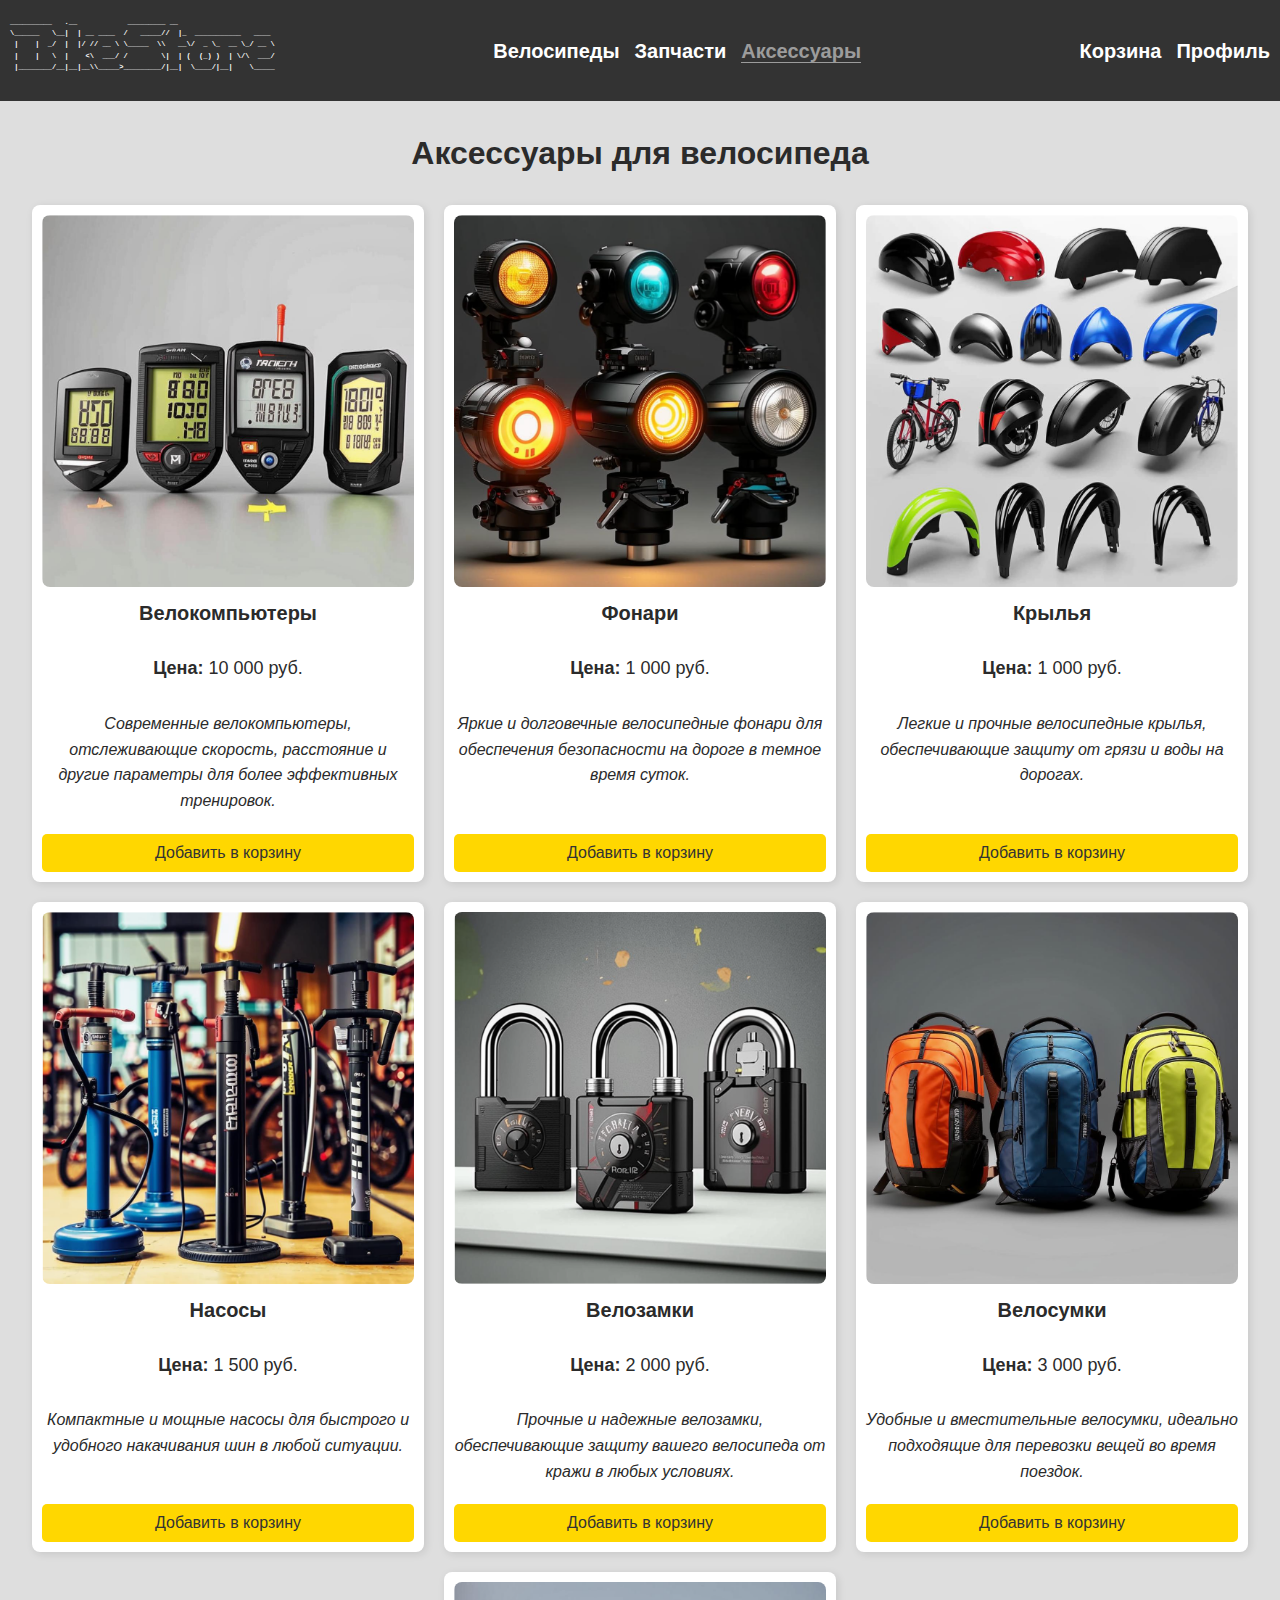
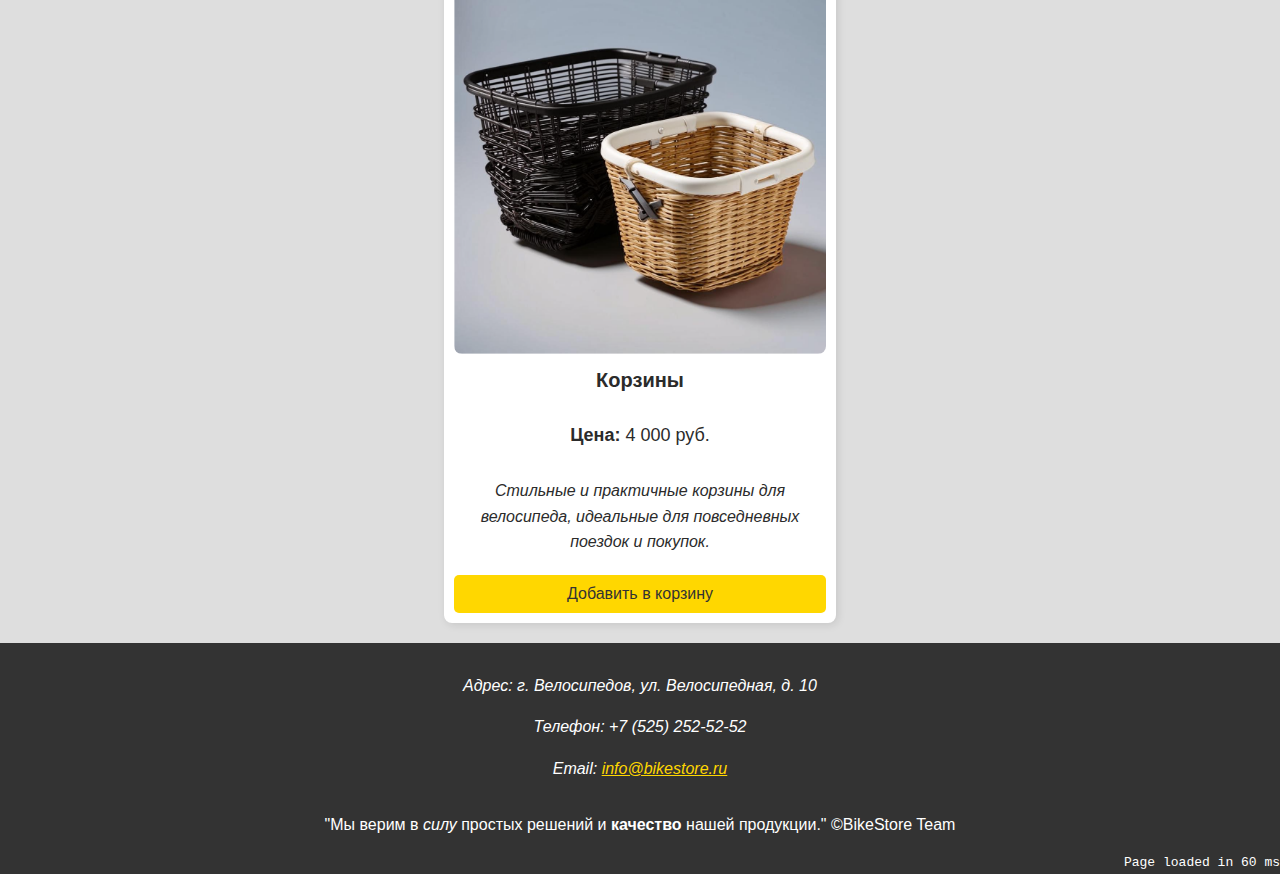
<file: accessories.html>
<!DOCTYPE html>
<html lang="ru">
<head>
    <meta charset="UTF-8">
    <meta name="keywords" content="BikeStore, велосипеды, запчасти, аксессуары, купить велосипед, магазин велосипедов">
    <meta name="description"
          content="BikeStore - лучший магазин для покупки велосипедов, запчастей и аксессуаров.">
    <title>BikeStore - Магазин Велосипедов</title>
    <link rel="icon" href="images/icon.png">

    <link rel="stylesheet" href="css/main.css">
    <link rel="stylesheet" href="css/product.css">

    <script src="js/main.js" defer></script>
    <script src="js/product.js" defer></script>
</head>
<body>
<header class="header">
    <nav class="header__nav">
            <pre class="header__logo">
__________   .__            _________ __
\______   \__|  | __ ____  /   _____//  |_  ___________   ____
 |    |  _/  |  |/ // __ \ \_____  \\   __\/  _ \_  __ \_/ __ \
 |    |   \  |    <\  ___/ /        \|  | (  (_) )  | \/\  ___/
 |________/__|__|__\\_____>_________/|__|  \____/|__|    \_____
    </pre>
        <ul class="nav__list">
            <li class="nav__item"><a href="index.html" class="nav__link">Велосипеды</a></li>
            <li class="nav__item"><a href="spares.html" class="nav__link">Запчасти</a></li>
            <li class="nav__item"><a href="accessories.html" class="nav__link">Аксессуары</a></li>
        </ul>
        <ul class="nav__list">
            <li class="nav__item"><a href="cart.html" class="nav__link">Корзина</a></li>
            <li class="nav__item"><a href="profile.html" class="nav__link">Профиль</a></li>
        </ul>
    </nav>
</header>

<main class="main">
    <section>
        <h2 class="products__title">Аксессуары для велосипеда</h2>

        <div class="products__grid">
            <article class="product">
                <img src="images/accessories/computer.png" alt="Велокомпьютеры" class="product__image">
                <h3 class="product__name">Велокомпьютеры</h3>
                <p class="product__price"><strong>Цена:</strong> 10 000 руб.</p>
                <p class="product__description"><em>Современные велокомпьютеры, отслеживающие скорость, расстояние и
                    другие параметры для более эффективных тренировок.</em></p>
                <button class="product__add-to-cart">Добавить в корзину</button>
            </article>

            <article class="product">
                <img src="images/accessories/lantern.png" alt="Фонари" class="product__image">
                <h3 class="product__name">Фонари</h3>
                <p class="product__price"><strong>Цена:</strong> 1 000 руб.</p>
                <p class="product__description"><em>Яркие и долговечные велосипедные фонари для обеспечения безопасности
                    на дороге в темное время суток.</em></p>
                <button class="product__add-to-cart">Добавить в корзину</button>
            </article>

            <article class="product">
                <img src="images/accessories/wings.png" alt="Крылья" class="product__image">
                <h3 class="product__name">Крылья</h3>
                <p class="product__price"><strong>Цена:</strong> 1 000 руб.</p>
                <p class="product__description"><em>Легкие и прочные велосипедные крылья, обеспечивающие защиту от грязи
                    и воды на дорогах.</em></p>
                <button class="product__add-to-cart">Добавить в корзину</button>
            </article>

            <article class="product">
                <img src="images/accessories/pump.png" alt="Насосы" class="product__image">
                <h3 class="product__name">Насосы</h3>
                <p class="product__price"><strong>Цена:</strong> 1 500 руб.</p>
                <p class="product__description"><em>Компактные и мощные насосы для быстрого и удобного накачивания шин в
                    любой ситуации.</em></p>
                <button class="product__add-to-cart">Добавить в корзину</button>
            </article>

            <article class="product">
                <img src="images/accessories/lock.png" alt="Велозамки" class="product__image">
                <h3 class="product__name">Велозамки</h3>
                <p class="product__price"><strong>Цена:</strong> 2 000 руб.</p>
                <p class="product__description"><em>Прочные и надежные велозамки, обеспечивающие защиту вашего
                    велосипеда от кражи в любых условиях.</em></p>
                <button class="product__add-to-cart">Добавить в корзину</button>
            </article>

            <article class="product">
                <img src="images/accessories/bag.png" alt="Велосумки" class="product__image">
                <h3 class="product__name">Велосумки</h3>
                <p class="product__price"><strong>Цена:</strong> 3 000 руб.</p>
                <p class="product__description"><em>Удобные и вместительные велосумки, идеально подходящие для перевозки
                    вещей во время поездок.</em></p>
                <button class="product__add-to-cart">Добавить в корзину</button>
            </article>

            <article class="product">
                <img src="images/accessories/basket.png" alt="Корзины" class="product__image">
                <h3 class="product__name">Корзины</h3>
                <p class="product__price"><strong>Цена:</strong> 4 000 руб.</p>
                <p class="product__description"><em>Стильные и практичные корзины для велосипеда, идеальные для
                    повседневных поездок и покупок.</em></p>
                <button class="product__add-to-cart">Добавить в корзину</button>
            </article>
        </div>
    </section>
</main>

<footer class="footer">
    <address class="footer__address">
        <p>Адрес: г. Велосипедов, ул. Велосипедная, д. 10</p>
        <p>Телефон: +7 (525) 252-52-52</p>
        <p>Email: <a href="mailto:info@bikestore.ru" class="footer__email">info@bikestore.ru</a></p>
    </address>

    <section class="footer__quote">
        <p>"Мы верим в <i>силу</i> простых решений и <strong>качество</strong> нашей продукции." ©BikeStore Team</p>
    </section>

    <div class="footer__load-time">
        <code class="load-time"></code>
    </div>
</footer>
</body>
</html>
</file>
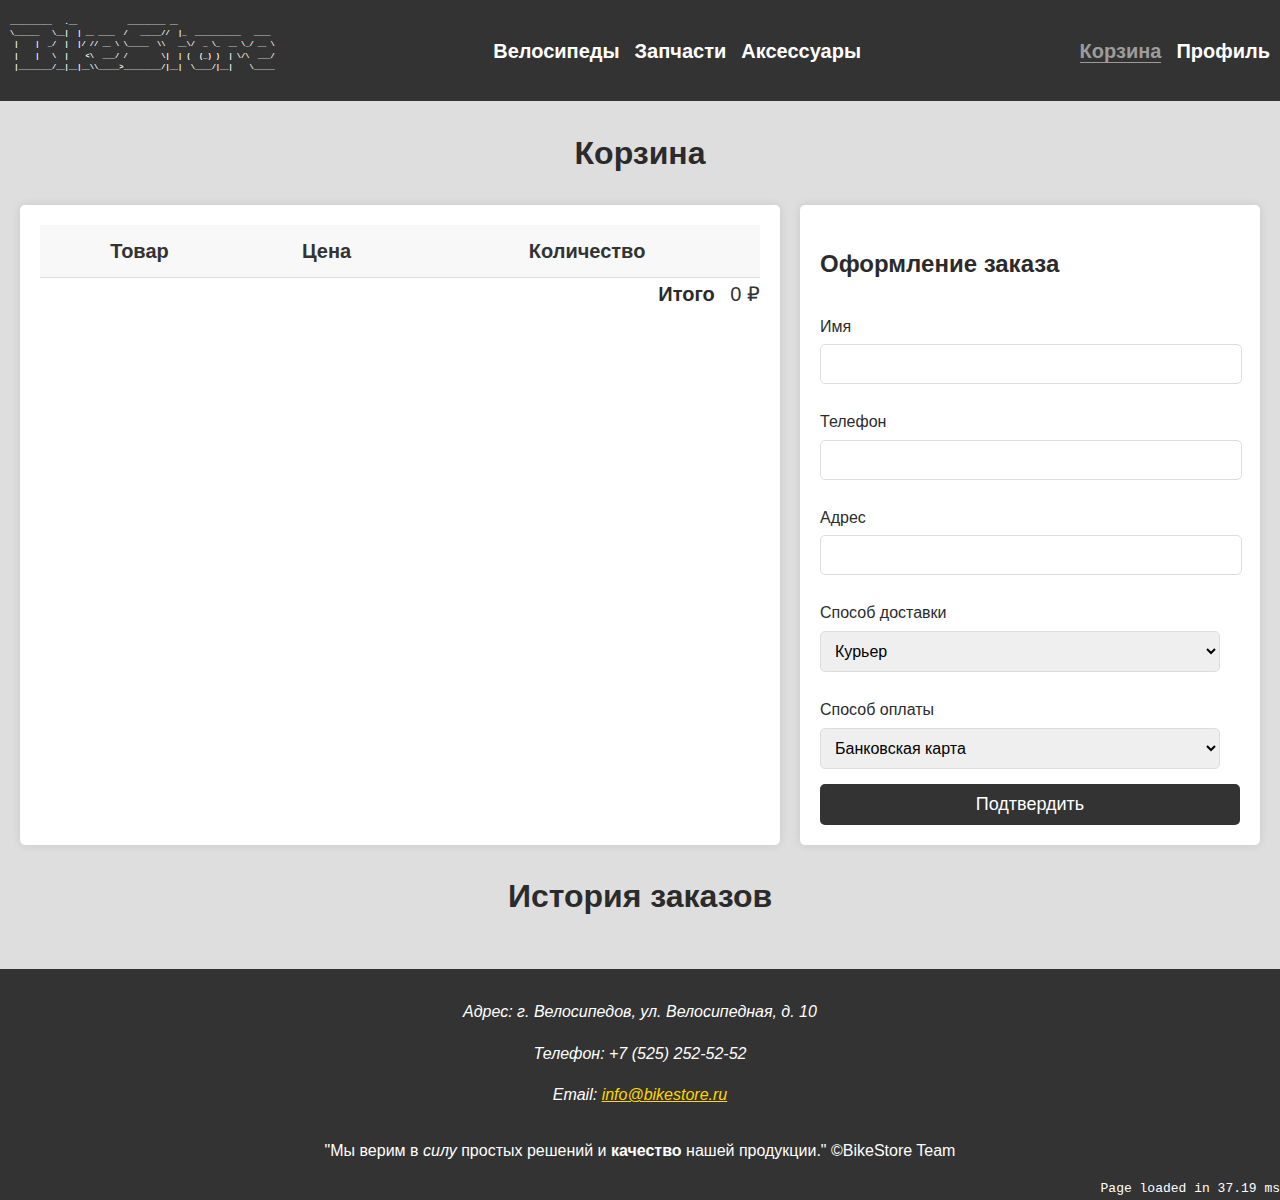
<file: cart.html>
<!DOCTYPE html>
<html lang="ru">
<head>
    <meta charset="UTF-8">
    <meta name="keywords" content="BikeStore, корзина, покупка, оплата">
    <meta name="description" content="BikeStore - оформление покупки">
    <title>BikeStore - Корзина</title>
    <link rel="icon" href="images/icon.png">

    <link rel="stylesheet" href="css/main.css">
    <link rel="stylesheet" href="css/cart.css">

    <script src="js/main.js" defer></script>
    <script src="js/cart.js" defer></script>
</head>

<body>
<header class="header">
    <nav class="header__nav">
            <pre class="header__logo">
__________   .__            _________ __
\______   \__|  | __ ____  /   _____//  |_  ___________   ____
 |    |  _/  |  |/ // __ \ \_____  \\   __\/  _ \_  __ \_/ __ \
 |    |   \  |    <\  ___/ /        \|  | (  (_) )  | \/\  ___/
 |________/__|__|__\\_____>_________/|__|  \____/|__|    \_____
    </pre>
        <ul class="nav__list">
            <li class="nav__item"><a href="index.html" class="nav__link">Велосипеды</a></li>
            <li class="nav__item"><a href="spares.html" class="nav__link">Запчасти</a></li>
            <li class="nav__item"><a href="accessories.html" class="nav__link">Аксессуары</a></li>
        </ul>
        <ul class="nav__list">
            <li class="nav__item"><a href="cart.html" class="nav__link">Корзина</a></li>
            <li class="nav__item"><a href="profile.html" class="nav__link">Профиль</a></li>
        </ul>
    </nav>
</header>

<main class="main">
    <section>
        <h2 class="cart__title">Корзина</h2>
        <div class="cart__section">
            <div class="cart__container">
                <table class="cart__table cart__items ">
                    <thead>
                    <tr>
                        <th>Товар</th>
                        <th>Цена</th>
                        <th>Количество</th>
                    </tr>
                    </thead>
                    <tbody>

                    </tbody>
                </table>
                <div class="cart__total-container">
                    <span class="cart__total-label">Итого</span>
                </div>
            </div>

            <form id="checkout-form" class="cart__form">
                <h2 class="form__title">Оформление заказа</h2>

                <label for="customer-name">Имя</label>
                <input type="text" id="customer-name" name="name" required>

                <label for="phone-number">Телефон</label>
                <input type="tel" id="phone-number" name="phone" required>

                <label for="delivery-address">Адрес</label>
                <input type="text" id="delivery-address" name="address" required>

                <label for="delivery-method">Способ доставки</label>
                <select id="delivery-method" name="delivery" required>
                    <option value="Курьер">Курьер</option>
                    <option value="Почта">Почта</option>
                </select>

                <label for="payment-method">Способ оплаты</label>
                <select id="payment-method">
                    <option value="Банковская карта">Банковская карта</option>
                    <option value="Яндекс.Деньги">Яндекс.Деньги</option>
                </select>

                <button type="submit" class="form__submit">Подтвердить</button>
            </form>
        </div>
    </section>
    <section>
        <h2 class="cart__title">История заказов</h2>

        <div class="profile__orders">

        </div>
    </section>
</main>

<footer class="footer">
    <address class="footer__address">
        <p>Адрес: г. Велосипедов, ул. Велосипедная, д. 10</p>
        <p>Телефон: +7 (525) 252-52-52</p>
        <p>Email: <a href="mailto:info@bikestore.ru" class="footer__email">info@bikestore.ru</a></p>
    </address>

    <section class="footer__quote">
        <p>"Мы верим в <i>силу</i> простых решений и <strong>качество</strong> нашей продукции." ©BikeStore Team</p>
    </section>

    <div class="footer__load-time">
        <code class="load-time"></code>
    </div>
</footer>
</body>
</html>
</file>
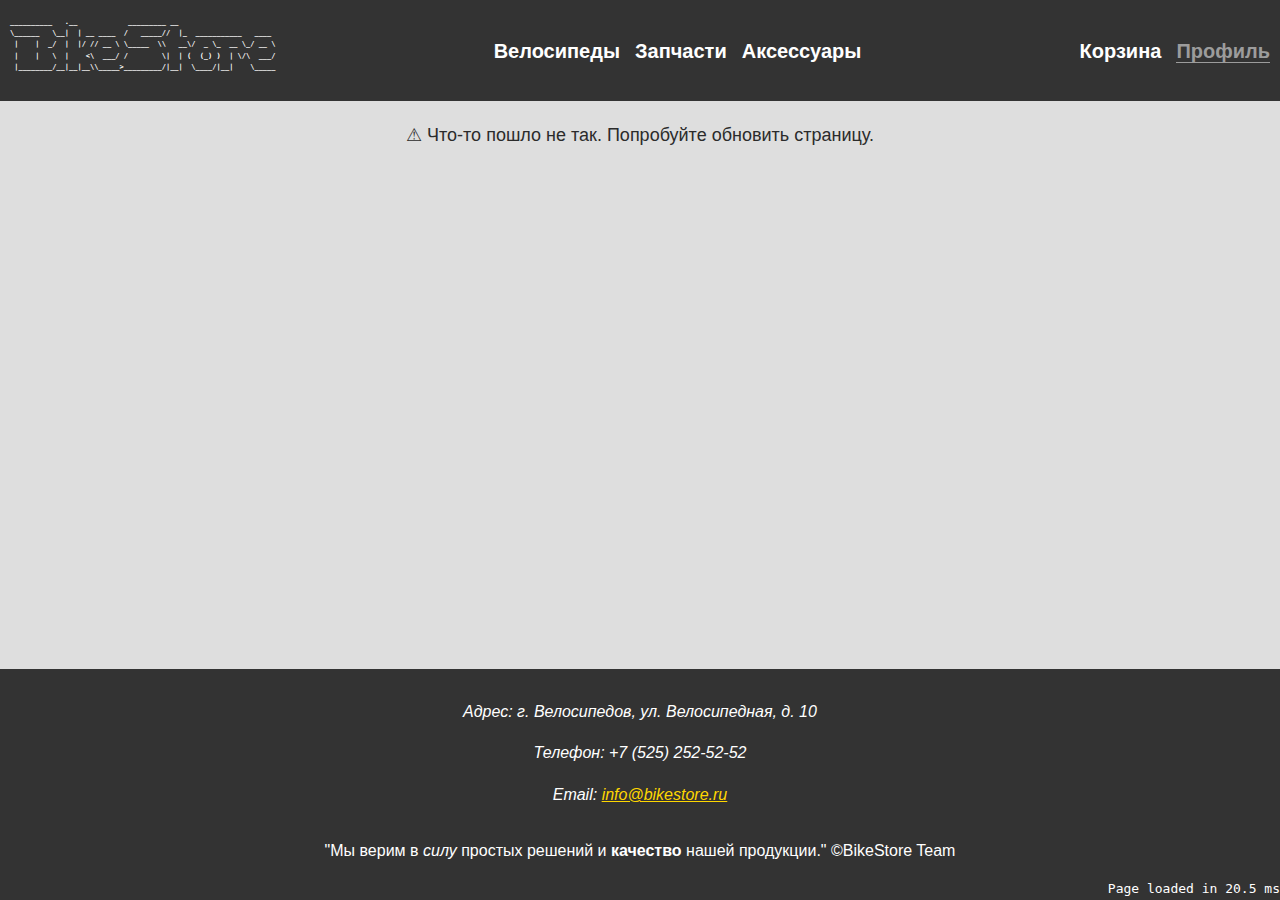
<file: profile.html>
<!DOCTYPE html>
<html lang="ru">
<head>
    <meta charset="UTF-8">
    <meta name="keywords" content="BikeStore, профиль, история заказов">
    <meta name="description" content="BikeStore - профиль">

    <title>BikeStore - Профиль</title>
    <link rel="icon" href="images/icon.png">

    <link rel="stylesheet" href="css/main.css">
    <link rel="stylesheet" href="css/profile.css">

    <script src="js/main.js" defer></script>
    <script src="js/profile.js" defer></script>
</head>
<body>
<header class="header">
    <nav class="header__nav">
            <pre class="header__logo">
__________   .__            _________ __
\______   \__|  | __ ____  /   _____//  |_  ___________   ____
 |    |  _/  |  |/ // __ \ \_____  \\   __\/  _ \_  __ \_/ __ \
 |    |   \  |    <\  ___/ /        \|  | (  (_) )  | \/\  ___/
 |________/__|__|__\\_____>_________/|__|  \____/|__|    \_____
    </pre>
        <ul class="nav__list">
            <li class="nav__item"><a href="index.html" class="nav__link">Велосипеды</a></li>
            <li class="nav__item"><a href="spares.html" class="nav__link">Запчасти</a></li>
            <li class="nav__item"><a href="accessories.html" class="nav__link">Аксессуары</a></li>
        </ul>
        <ul class="nav__list">
            <li class="nav__item"><a href="cart.html" class="nav__link">Корзина</a></li>
            <li class="nav__item"><a href="profile.html" class="nav__link">Профиль</a></li>
        </ul>
    </nav>
</header>

<main class="main">
    <div class="profile__container">
        <div id="preloader" class="preloader">
            <div class="spinner"></div>
            <p>Loading...</p>
        </div>
        <div id="user-profile"></div>
    </div>

</main>

<footer class="footer">
    <address class="footer__address">
        <p>Адрес: г. Велосипедов, ул. Велосипедная, д. 10</p>
        <p>Телефон: +7 (525) 252-52-52</p>
        <p>Email: <a href="mailto:info@bikestore.ru" class="footer__email">info@bikestore.ru</a></p>
    </address>

    <section class="footer__quote">
        <p>"Мы верим в <i>силу</i> простых решений и <strong>качество</strong> нашей продукции." ©BikeStore Team</p>
    </section>

    <div class="footer__load-time">
        <code class="load-time"></code>
    </div>
</footer>
</body>
</html>
</file>
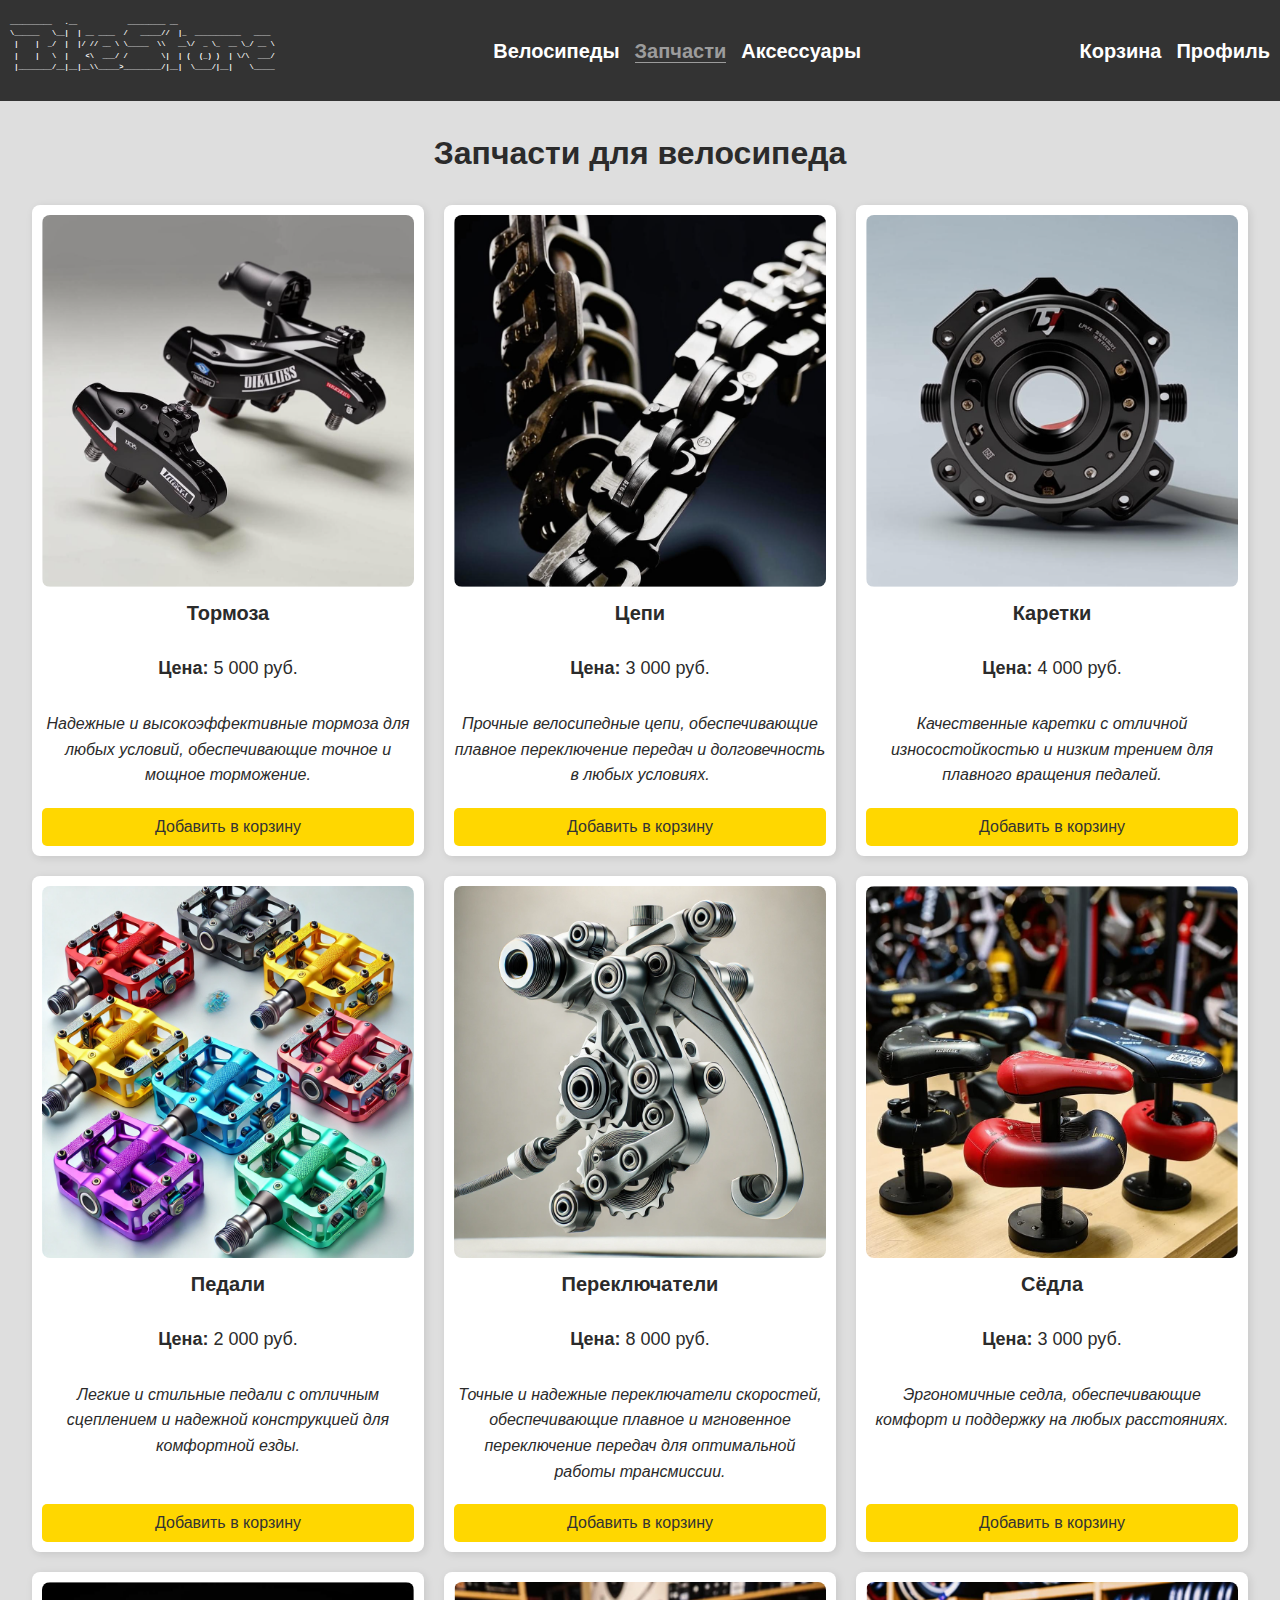
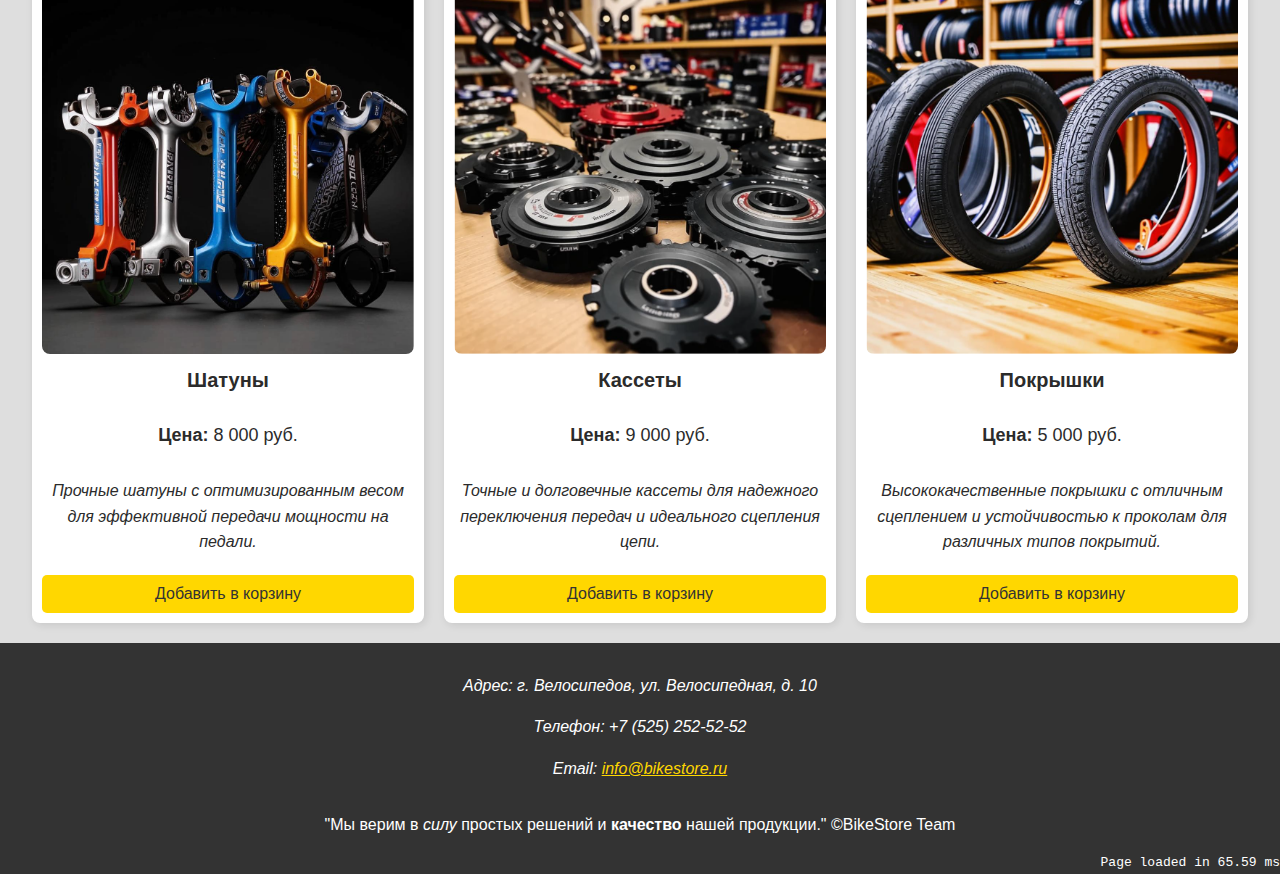
<file: spares.html>
<!DOCTYPE html>
<html lang="ru">
<head>
    <meta charset="UTF-8">
    <meta name="keywords" content="BikeStore, велосипеды, запчасти, аксессуары, купить велосипед, магазин велосипедов">
    <meta name="description"
          content="BikeStore - лучший магазин для покупки велосипедов, запчастей и аксессуаров.">
    <title>BikeStore - Магазин Велосипедов</title>

    <link rel="icon" href="images/icon.png">

    <link rel="stylesheet" href="css/main.css">
    <link rel="stylesheet" href="css/product.css">

    <script src="js/main.js" defer></script>
    <script src="js/product.js" defer></script>
</head>
<body>
<header class="header">
    <nav class="header__nav">
            <pre class="header__logo">
__________   .__            _________ __
\______   \__|  | __ ____  /   _____//  |_  ___________   ____
 |    |  _/  |  |/ // __ \ \_____  \\   __\/  _ \_  __ \_/ __ \
 |    |   \  |    <\  ___/ /        \|  | (  (_) )  | \/\  ___/
 |________/__|__|__\\_____>_________/|__|  \____/|__|    \_____
    </pre>
        <ul class="nav__list">
            <li class="nav__item"><a href="index.html" class="nav__link">Велосипеды</a></li>
            <li class="nav__item"><a href="spares.html" class="nav__link">Запчасти</a></li>
            <li class="nav__item"><a href="accessories.html" class="nav__link">Аксессуары</a></li>
        </ul>
        <ul class="nav__list">
            <li class="nav__item"><a href="cart.html" class="nav__link">Корзина</a></li>
            <li class="nav__item"><a href="profile.html" class="nav__link">Профиль</a></li>
        </ul>
    </nav>
</header>

<main class="main">
    <section>
        <h2 class="products__title">Запчасти для велосипеда</h2>

        <div class="products__grid">
            <article class="product">
                <img src="images/spares/brakes.png" alt="Тормоза" class="product__image">
                <h3 class="product__name">Тормоза</h3>
                <p class="product__price"><strong>Цена:</strong> 5 000 руб.</p>
                <p class="product__description"><em>Надежные и высокоэффективные тормоза для любых условий,
                    обеспечивающие точное и мощное торможение.</em></p>
                <button class="product__add-to-cart">Добавить в корзину</button>
            </article>

            <article class="product">
                <img src="images/spares/chain.png" alt="Цепи" class="product__image">
                <h3 class="product__name">Цепи</h3>
                <p class="product__price"><strong>Цена:</strong> 3 000 руб.</p>
                <p class="product__description"><em>Прочные велосипедные цепи, обеспечивающие плавное переключение
                    передач и долговечность в любых условиях.</em></p>
                <button class="product__add-to-cart">Добавить в корзину</button>
            </article>

            <article class="product">
                <img src="images/spares/karetka.png" alt="Каретки" class="product__image">
                <h3 class="product__name">Каретки</h3>
                <p class="product__price"><strong>Цена:</strong> 4 000 руб.</p>
                <p class="product__description"><em>Качественные каретки с отличной износостойкостью и низким трением
                    для плавного вращения педалей.</em></p>
                <button class="product__add-to-cart">Добавить в корзину</button>
            </article>

            <article class="product">
                <img src="images/spares/pedals.png" alt="Педали" class="product__image">
                <h3 class="product__name">Педали</h3>
                <p class="product__price"><strong>Цена:</strong> 2 000 руб.</p>
                <p class="product__description"><em>Легкие и стильные педали с отличным сцеплением и надежной
                    конструкцией для комфортной езды.</em></p>
                <button class="product__add-to-cart">Добавить в корзину</button>
            </article>

            <article class="product">
                <img src="images/spares/perek.png" alt="Переключатели" class="product__image">
                <h3 class="product__name">Переключатели</h3>
                <p class="product__price"><strong>Цена:</strong> 8 000 руб.</p>
                <p class="product__description"><em>Точные и надежные переключатели скоростей, обеспечивающие плавное и
                    мгновенное переключение передач для оптимальной работы трансмиссии.</em></p>
                <button class="product__add-to-cart">Добавить в корзину</button>
            </article>

            <article class="product">
                <img src="images/spares/sedla.png" alt="Седла" class="product__image">
                <h3 class="product__name">Сёдла</h3>
                <p class="product__price"><strong>Цена:</strong> 3 000 руб.</p>
                <p class="product__description"><em>Эргономичные седла, обеспечивающие комфорт и поддержку на любых
                    расстояниях.</em></p>
                <button class="product__add-to-cart">Добавить в корзину</button>
            </article>

            <article class="product">
                <img src="images/spares/shatuni.png" alt="Шатуны" class="product__image">
                <h3 class="product__name">Шатуны</h3>
                <p class="product__price"><strong>Цена:</strong> 8 000 руб.</p>
                <p class="product__description"><em>Прочные шатуны с оптимизированным весом для эффективной передачи
                    мощности на педали.</em></p>
                <button class="product__add-to-cart">Добавить в корзину</button>
            </article>

            <article class="product">
                <img src="images/spares/stars.png" alt="Кассеты" class="product__image">
                <h3 class="product__name">Кассеты</h3>
                <p class="product__price"><strong>Цена:</strong> 9 000 руб.</p>
                <p class="product__description"><em>Точные и долговечные кассеты для надежного переключения передач и
                    идеального сцепления цепи.</em></p>
                <button class="product__add-to-cart">Добавить в корзину</button>
            </article>

            <article class="product">
                <img src="images/spares/wheels.png" alt="Покрышки" class="product__image">
                <h3 class="product__name">Покрышки</h3>
                <p class="product__price"><strong>Цена:</strong> 5 000 руб.</p>
                <p class="product__description"><em>Высококачественные покрышки с отличным сцеплением и устойчивостью к
                    проколам для различных типов покрытий.</em></p>
                <button class="product__add-to-cart">Добавить в корзину</button>
            </article>
        </div>
    </section>
</main>

<footer class="footer">
    <address class="footer__address">
        <p>Адрес: г. Велосипедов, ул. Велосипедная, д. 10</p>
        <p>Телефон: +7 (525) 252-52-52</p>
        <p>Email: <a href="mailto:info@bikestore.ru" class="footer__email">info@bikestore.ru</a></p>
    </address>

    <section class="footer__quote">
        <p>"Мы верим в <i>силу</i> простых решений и <strong>качество</strong> нашей продукции." ©BikeStore Team</p>
    </section>

    <div class="footer__load-time">
        <code class="load-time"></code>
    </div>
</footer>
</body>
</html>
</file>
<file: css/main.css>
body {
    font-family: Arial, sans-serif;
    color: #2B2B2B;
    background-color: #DEDEDE;
    margin: 0;
    padding: 0;
    line-height: 1.6;

    display: grid;
    grid-template-rows:auto 1fr auto;
    grid-template-columns:100%;
    min-height: 100svh;
}


.header {
    background-color: #333;
    color: #FFF;
    padding: 10px;
}

.header__logo {
    font-size: 7px;
    font-weight: bold;
}

.header__nav {
    display: flex;
    gap: 20px;
    justify-content: space-between;
    align-items: center;
}

.nav__list {
    display: flex;
    list-style: none;
    padding: 0;
    gap: 15px;
}

.nav__item {
    font-size: 20px;
}

.nav__link {
    text-decoration: none;
    color: #FFF;
    font-weight: bold;
}

.nav__link-active {
    border-bottom: 1px solid #9c9c9c;
    color: #9c9c9c;
}


.main {
    padding: 0 20px 20px 20px;
}

.main__intro {
    text-align: center;
    margin-bottom: 40px;
}

.main__title {
    text-align: center;
    font-size: 36px;
    margin-bottom: 20px;
}

.main__text {
    text-align: center;
    margin-bottom: 30px;
    font-size: 18px;
}

.footer {
    background-color: #333;
    color: #FFF;
    text-align: center;
}

.footer__address,
.footer__quote {
    margin-top: 30px;
}

.footer__email {
    color: #FFD700;
    text-decoration: underline;
}

.footer__load-time {
    display: flex;
    justify-content: flex-end;
}

@media screen and (max-width: 900px) {
    .header__nav {
        flex-direction: column;
        align-items: center;
    }
}
</file>
<file: css/product.css>
.products__title {
    font-size: 32px;
    text-align: center;
}

.products__grid {
    display: flex;
    flex-wrap: wrap;
    gap: 20px;
    justify-content: center;
}

.product {
    background-color: #FFF;
    padding: 10px;
    border-radius: 8px;
    width: 30%;
    box-shadow: 2px 2px 8px rgba(0, 0, 0, 0.1);
    text-align: center;
    display: flex;
    flex-direction: column;
    justify-content: space-between;
}

.product__image {
    max-width: 100%;
    border-radius: 8px;
}

.product__name {
    font-size: 20px;
    margin-top: 10px;
}

.product__price {
    font-size: 18px;
    margin-top: 5px;
}

.product__description {
    font-size: 16px;
    font-style: italic;
    margin-top: 10px;
    flex-grow: 1;
    margin-bottom: 20px;
}

.product__add-to-cart {
    background-color: #FFD700;
    border: none;
    padding: 10px 20px;
    font-size: 16px;
    color: #333;
    border-radius: 5px;
    cursor: pointer;
    transition: background-color 0.3s ease;
}

.product__add-to-cart:hover {
    background-color: #FFC107;
}

.product__add-to-cart:disabled {
    background-color: #CCC;
    color: #666;
    cursor: not-allowed;
}

@media screen and (max-width: 1200px) {
    .product {
        width: 45%;
    }
}

@media screen and (max-width: 900px) {
    .product {
        width: 100%;
    }

    .header__nav {
        flex-direction: column;
        align-items: center;
    }
}
</file>
<file: css/cart.css>
.cart__section {
    display: flex;
    gap: 20px;
    justify-content: space-between;
}

.cart__container {
    width: 60%;
    border-radius: 5px;
    background-color: #fff;
    padding: 20px;
    box-shadow: 0 0 10px rgba(0, 0, 0, 0.1);
}

.cart__title {
    font-size: 32px;
    text-align: center;
}


.cart__table {
    width: 100%;
    border-collapse: collapse;
}

.cart__table th,
.cart__table td {
    padding: 10px;
    text-align: center;
    border-bottom: 1px solid #ddd;
}

.cart__table th {
    background-color: #f8f8f8;
    color: #333;
    font-weight: bold;
    font-size: 20px;
}

.cart__item-details {
    display: flex;
    align-items: center;
    justify-content: flex-start;
    font-size: 18px;
    font-weight: bold;
}

.cart__item-price {
    font-size: 18px;
    white-space: nowrap;
}

.cart__item-image {
    width: 100px;
    margin-right: 15px;
}

.cart__item-quantity {
    display: flex;
    align-items: center;
    justify-content: center;
    gap: 10px;
    font-size: 16px;
    height: 50px;
    white-space: nowrap;
}

.cart__item-remove,
.cart__item-button {
    height: 30px;
    width: 30px;
    border: none;
    padding: 5px 10px;
    cursor: pointer;
    border-radius: 4px;
    white-space: nowrap;
    color: #fff;
}

.cart__item-button {
    background-color: #2d9bed;
}

.cart__item-button:hover {
    background-color: #2c4671;
}

.cart__item-remove {
    background-color: #ff4d4d;
}

.cart__item-remove:hover {
    background-color: #ff1a1a;
}

.cart__total-container {
    text-align: right;
    font-size: 20px;
}

.cart__total-label {
    font-weight: bold;
    margin-right: 10px;
}

.cart__total-price {
    font-size: 20px;
    color: #333;
}

.cart__actions {
    text-align: center;
}

.cart__purchase-button {
    background-color: #333;
    color: #fff;
    padding: 10px 20px;
    border: none;
    cursor: pointer;
    border-radius: 4px;
    font-size: 26px;
}

.cart__purchase-button:hover {
    background-color: #555;
}

.cart__form {
    width: 35%;
    background-color: white;
    box-shadow: 0 0 10px rgba(0, 0, 0, 0.1);
    padding: 20px;
    border-radius: 5px;
    display: flex;
    flex-direction: column;
    justify-content: space-between;
    height: 100%;
}

.form__title {
    font-size: 24px;
    margin-bottom: 20px;
}

.cart__form label {
    display: block;
    margin: 10px 0 5px;
}

.cart__form input, .cart__form select {
    width: calc(100% - 20px);
    padding: 10px;
    margin-bottom: 15px;
    border: 1px solid #ddd;
    border-radius: 5px;
    font-size: 16px;
}

.form__submit {
    background-color: #333;
    color: white;
    padding: 10px 20px;
    border: none;
    border-radius: 5px;
    cursor: pointer;
    font-size: 18px;
}

.form__submit:hover {
    background-color: #555;
}


.order {
    background-color: #FFF;
    padding: 20px;
    border-radius: 10px;
    box-shadow: 0 2px 10px rgba(0, 0, 0, 0.1);
    margin-bottom: 20px;
}

.order__header {
    border-bottom: 1px solid #9a9a9a;
}

.order__date {
    font-size: 20px;
    color: #333;
}
.order__total {
    font-size: 20px;
    font-weight: initial;
    color: #333;
}

.order__details{
    border-bottom: 1px solid #9a9a9a;
}

.order__customer, .order__phone, .order__address, .order__delivery, .order__payment {
    font-size: 16px;
    color: #333;
    margin-bottom: 5px;
}

.order__items {
    list-style: none;
    padding: 0;

}

.order__item {
    display: flex;
    justify-content: space-between;
    padding: 10px 0;
    border-bottom: 1px solid #EEE;
}

.order__item-name,
.order__item-price{
    font-size: 16px;
    color: #333;
}


.profile__orders {
    display: grid;
    gap: 20px;
}

@media (min-width: 1200px) {
    .profile__orders {
        grid-template-columns: repeat(3, 1fr);
    }
}

@media  (max-width: 1200px) {
    .profile__orders {
        grid-template-columns: repeat(2, 1fr);
    }
}

@media (max-width: 900px) {
    .profile__orders {
        grid-template-columns: 1fr;
    }
}

@media screen and (max-width: 900px) {
    .cart__section {
        flex-direction: column;
        align-items: center;
    }

    .cart__container, .cart__form {
        width: 95%;
    }
}
</file>
<file: css/profile.css>
.preloader {
    display: flex;
    flex-direction: column;
    align-items: center;
    justify-content: center;
    padding: 20px;
    font-size: 18px;
    text-align: center;
}

.spinner {
    width: 40px;
    height: 40px;
    border: 4px solid rgba(0, 0, 0, 0.1);
    border-top-color: #3498db;
    border-radius: 50%;
    animation: spin 1s linear infinite;
    margin-bottom: 10px;
}

@keyframes spin {
    0% {
        transform: rotate(0deg);
    }
    100% {
        transform: rotate(360deg);
    }
}
</file>
